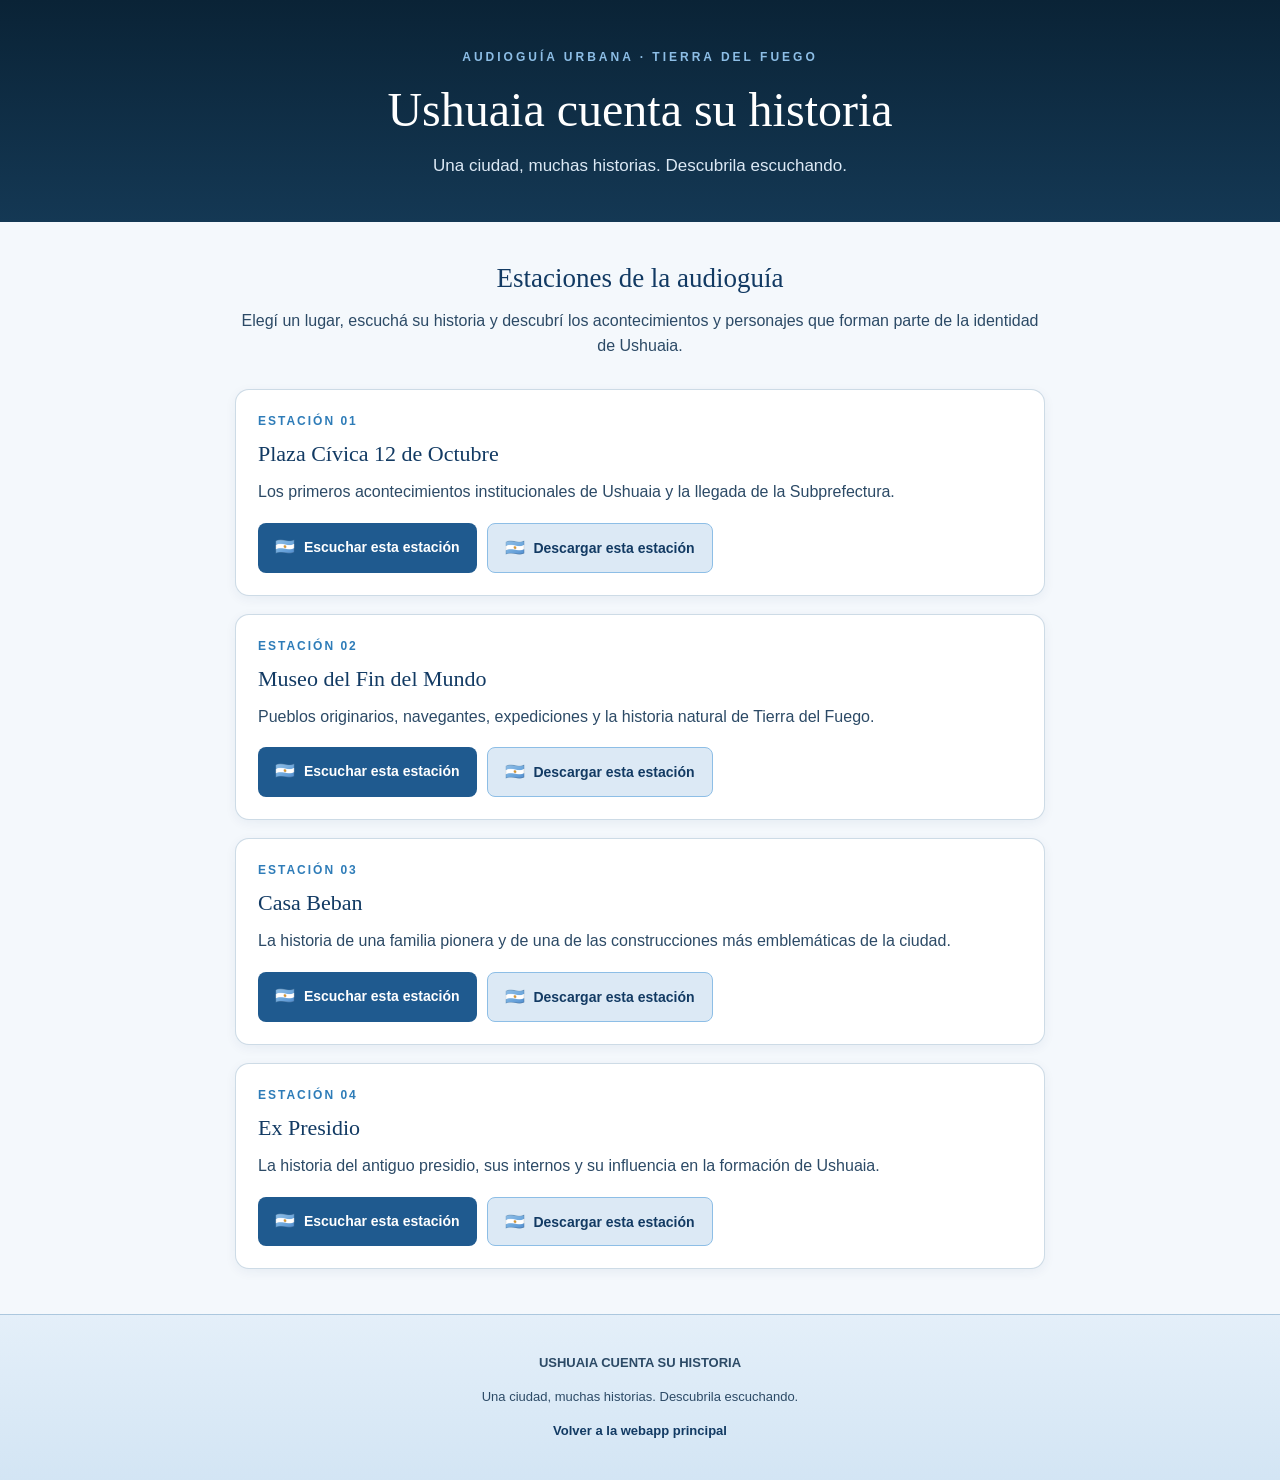
<file: audioguia/index.html>
<!DOCTYPE html>
<html lang="es">
<head>
<meta charset="UTF-8">
<meta name="viewport" content="width=device-width, initial-scale=1">

<title>Ushuaia cuenta su historia | Audioguía urbana</title>

<style>
:root {
  --parch: #DCE9F5;
  --parch-light: #F4F8FC;
  --leather: #1F5A8F;
  --leather-dk: #123A63;
  --leather-md: #2F73AE;
  --bronze: #2E7CB8;
  --bronze-lt: #8DBEE6;
  --bronze-dk: #0F3558;
  --ink: #0E2236;
  --ink-md: #2C4A66;
  --ink-lt: #5B7C99;
  --border: rgba(31,90,143,0.22);
}

* {
  box-sizing: border-box;
}

body {
  margin: 0;
  background: var(--parch-light);
  color: var(--ink);
  font-family: Arial, Helvetica, sans-serif;
  font-size: 16px;
  line-height: 1.6;
}

header {
  background: linear-gradient(
    180deg,
    #0A2336 0%,
    #143854 100%
  );
  color: white;
  padding: 48px 22px 42px;
  text-align: center;
}

.header-inner {
  max-width: 850px;
  margin: auto;
}

.small {
  color: var(--bronze-lt);
  text-transform: uppercase;
  letter-spacing: 3px;
  font-size: 12px;
  font-weight: bold;
}

h1 {
  font-family: Georgia, serif;
  font-size: clamp(32px, 7vw, 48px);
  font-weight: normal;
  line-height: 1.15;
  margin: 15px 0;
}

.tagline {
  color: #DCE9F5;
  font-size: 17px;
  margin: 0;
}

main {
  max-width: 850px;
  margin: 35px auto;
  padding: 0 20px;
}

.intro {
  text-align: center;
  margin-bottom: 30px;
}

h2 {
  color: var(--leather-dk);
  font-family: Georgia, serif;
  font-size: 27px;
  font-weight: normal;
  margin-bottom: 8px;
}

.intro p {
  color: var(--ink-md);
  margin-top: 0;
}

.station {
  background: white;
  border: 1px solid var(--border);
  border-radius: 14px;
  padding: 22px;
  margin: 18px 0;
  box-shadow: 0 3px 12px rgba(18,58,99,0.06);
}

.station-number {
  color: var(--bronze);
  font-size: 12px;
  font-weight: bold;
  letter-spacing: 2px;
  text-transform: uppercase;
}

.station h3 {
  color: var(--leather-dk);
  font-family: Georgia, serif;
  font-size: 22px;
  font-weight: normal;
  margin: 5px 0 8px;
}

.station p {
  color: var(--ink-md);
  margin: 0 0 18px;
}

.actions {
  display: flex;
  flex-wrap: wrap;
  gap: 10px;
}

.action {
  display: inline-block;
  text-decoration: none;
  text-align: center;
  padding: 11px 17px;
  border-radius: 8px;
  font-size: 14px;
  font-weight: bold;
  transition: background 0.2s;
}

.listen {
  background: var(--leather);
  color: white;
}

.listen:hover {
  background: var(--leather-dk);
}

.download {
  background: var(--parch);
  color: var(--leather-dk);
  border: 1px solid var(--bronze-lt);
}

.download:hover {
  background: #CFE2F3;
}

.language {
  margin-right: 5px;
  font-size: 16px;
}

footer {
  background: linear-gradient(
    180deg,
    #E4EFF9 0%,
    #D3E5F4 100%
  );
  border-top: 1px solid var(--border);
  color: var(--ink-md);
  text-align: center;
  padding: 25px 20px;
  margin-top: 45px;
  font-size: 13px;
}

footer a {
  color: var(--leather-dk);
  font-weight: bold;
  text-decoration: none;
}

footer a:hover {
  text-decoration: underline;
}

@media (max-width: 560px) {
  header {
    padding: 38px 18px;
  }

  main {
    margin: 25px auto;
    padding: 0 14px;
  }

  .station {
    padding: 18px;
  }

  .actions {
    flex-direction: column;
  }

  .action {
    width: 100%;
  }
}
</style>
</head>

<body>

<header>
  <div class="header-inner">
    <div class="small">Audioguía urbana · Tierra del Fuego</div>

    <h1>Ushuaia cuenta su historia</h1>

    <p class="tagline">
      Una ciudad, muchas historias. Descubrila escuchando.
    </p>
  </div>
</header>

<main>

  <section class="intro">
    <h2>Estaciones de la audioguía</h2>
    <p>
      Elegí un lugar, escuchá su historia y descubrí
      los acontecimientos y personajes que forman
      parte de la identidad de Ushuaia.
    </p>
  </section>

  <!-- ESTACIÓN 01 -->
  <article class="station">
    <div class="station-number">Estación 01</div>
    <h3>Plaza Cívica 12 de Octubre</h3>
    <p>
      Los primeros acontecimientos institucionales
      de Ushuaia y la llegada de la Subprefectura.
    </p>

    <div class="actions">
      <a class="action listen"
         href="estaciones/plaza-civica.html">
        <span class="language">🇦🇷</span>
        Escuchar esta estación
      </a>

      <a class="action download"
         href="audios/plaza-civica.mp3"
         download>
        <span class="language">🇦🇷</span>
        Descargar esta estación
      </a>
    </div>
  </article>

  <!-- ESTACIÓN 02 -->
  <article class="station">
    <div class="station-number">Estación 02</div>
    <h3>Museo del Fin del Mundo</h3>
    <p>
      Pueblos originarios, navegantes, expediciones
      y la historia natural de Tierra del Fuego.
    </p>

    <div class="actions">
      <a class="action listen"
         href="estaciones/museo-fin-del-mundo.html">
        <span class="language">🇦🇷</span>
        Escuchar esta estación
      </a>

      <a class="action download"
         href="audios/museo-fin-del-mundo.mp3"
         download>
        <span class="language">🇦🇷</span>
        Descargar esta estación
      </a>
    </div>
  </article>

  <!-- ESTACIÓN 03 -->
  <article class="station">
    <div class="station-number">Estación 03</div>
    <h3>Casa Beban</h3>
    <p>
      La historia de una familia pionera y de una
      de las construcciones más emblemáticas de la ciudad.
    </p>

    <div class="actions">
      <a class="action listen"
         href="estaciones/casa-beban.html">
        <span class="language">🇦🇷</span>
        Escuchar esta estación
      </a>

      <a class="action download"
         href="audios/casa-beban.mp3"
         download>
        <span class="language">🇦🇷</span>
        Descargar esta estación
      </a>
    </div>
  </article>

  <!-- ESTACIÓN 04 -->
  <article class="station">
    <div class="station-number">Estación 04</div>
    <h3>Ex Presidio</h3>
    <p>
      La historia del antiguo presidio, sus internos
      y su influencia en la formación de Ushuaia.
    </p>

    <div class="actions">
      <a class="action listen"
         href="estaciones/ex-presidio.html">
        <span class="language">🇦🇷</span>
        Escuchar esta estación
      </a>

      <a class="action download"
         href="audios/ex-presidio.mp3"
         download>
        <span class="language">🇦🇷</span>
        Descargar esta estación
      </a>
    </div>
  </article>

</main>

<footer>
  <p><strong>USHUAIA CUENTA SU HISTORIA</strong></p>
  <p>Una ciudad, muchas historias. Descubrila escuchando.</p>
  <p>
    <a href="../index.html">Volver a la webapp principal</a>
  </p>
</footer>

</body>
</html>
</file>
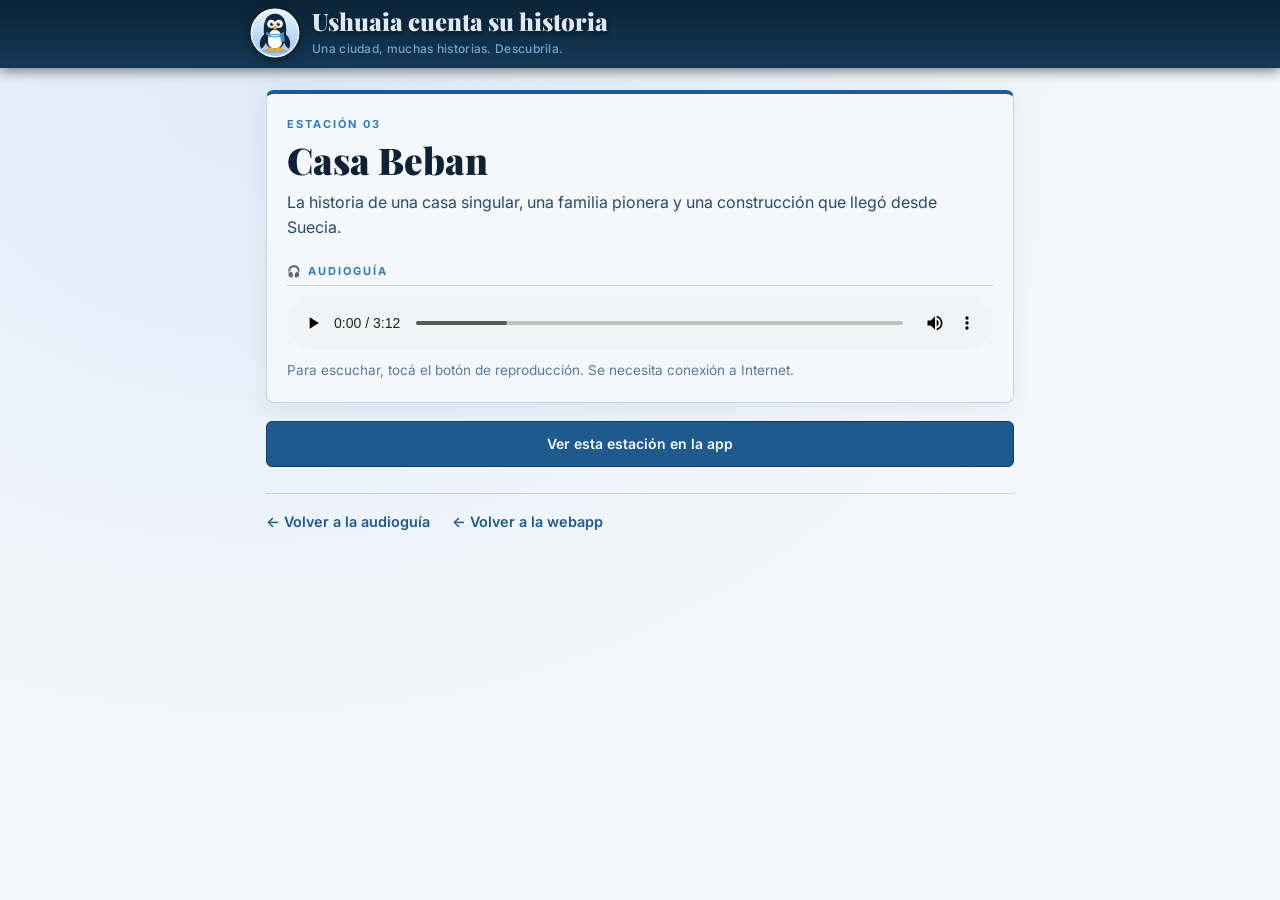
<file: audioguia/estaciones/casa-beban.html>
<!doctype html>
<html lang="es">
<head>
<meta charset="utf-8">
<meta name="viewport" content="width=device-width, initial-scale=1">
<meta name="theme-color" content="#1F5A8F">
<title>Casa Beban | Ushuaia cuenta su historia</title>
<link rel="icon" type="image/png" href="../../favicon.png">
<link rel="apple-touch-icon" href="../../pwa_icon_192.png">
<link rel="preconnect" href="https://fonts.googleapis.com">
<link rel="preconnect" href="https://fonts.gstatic.com" crossorigin>
<link href="https://fonts.googleapis.com/css2?family=Playfair+Display:wght@700;900&family=Inter:wght@400;500;600;700&display=swap" rel="stylesheet">
<style>
:root{
  --parch:#DCE9F5; --parch-light:#F4F8FC;
  --leather:#1F5A8F; --leather-dk:#123A63; --leather-md:#2F73AE;
  --bronze:#2E7CB8; --bronze-lt:#8DBEE6; --bronze-dk:#0F3558;
  --ink:#0E2236; --ink-md:#2C4A66; --ink-lt:#5B7C99;
  --border:rgba(31,90,143,0.22);
}
*{box-sizing:border-box}
html{-webkit-text-size-adjust:100%}
body{margin:0;min-height:100vh;color:var(--ink);font-family:'Inter',system-ui,-apple-system,'Segoe UI',sans-serif;font-size:16px;line-height:1.6;
  background:var(--parch-light);background-image:radial-gradient(ellipse at 20% 10%,rgba(207,226,243,0.55) 0%,transparent 60%)}
.header{background:linear-gradient(180deg,#0A2336 0%,#143854 100%);padding:8px 14px;position:sticky;top:0;z-index:100;
  border-bottom:2px solid var(--bronze-dk);box-shadow:0 3px 12px rgba(0,0,0,0.5)}
.brand{display:flex;align-items:center;gap:12px;max-width:780px;margin:0 auto;text-decoration:none;color:inherit}
.penguin{width:50px;height:50px;flex-shrink:0;display:block;filter:drop-shadow(0 2px 6px rgba(0,0,0,0.5))}
.app-title{font-family:'Playfair Display',Georgia,serif;font-size:clamp(18px,5.6vw,24px);font-weight:900;color:var(--parch);line-height:1.15;text-shadow:1px 2px 4px rgba(0,0,0,0.5)}
.app-sub{font-size:12px;font-weight:500;letter-spacing:.3px;color:var(--bronze-lt);margin-top:3px;opacity:.8}
main{max-width:780px;margin:0 auto;padding:22px 16px 48px}
.card{background:var(--parch-light);border:1px solid var(--border);border-top:4px solid var(--leather);border-radius:8px;padding:22px 20px 20px;box-shadow:0 6px 24px rgba(15,53,88,0.08)}
.label{font-size:11px;font-weight:700;letter-spacing:2px;text-transform:uppercase;color:var(--bronze)}
h1{font-family:'Playfair Display',Georgia,serif;font-weight:900;font-size:clamp(1.7rem,6.4vw,2.3rem);line-height:1.15;color:var(--ink);margin:.35rem 0 .5rem}
.intro{margin:0 0 22px;color:var(--ink-md)}
.sec-title{font-size:11px;font-weight:700;letter-spacing:2px;text-transform:uppercase;color:var(--bronze);margin:0 0 10px;padding-bottom:5px;border-bottom:1px solid rgba(51,108,151,0.25)}
audio{display:block;width:100%;margin:6px 0 10px}
.note{margin:0;font-size:.85rem;color:var(--ink-lt)}
.audio-error{margin:10px 0 0;font-size:.9rem;color:#8B2A1A}
.audio-error[hidden]{display:none}
.audio-error a{color:var(--leather);font-weight:600}
.actions{display:flex;flex-wrap:wrap;gap:10px;margin-top:18px}
.btn{flex:1 1 220px;display:inline-flex;align-items:center;justify-content:center;gap:6px;font-size:14px;font-weight:600;text-decoration:none;
  border-radius:6px;padding:11px 14px;color:var(--bronze);background:rgba(51,108,151,0.07);border:1.5px solid rgba(51,108,151,0.3);transition:background .15s}
.btn:hover{background:rgba(51,108,151,0.14)}
.btn-main{color:var(--parch-light);background:var(--leather);border-color:var(--leather-dk)}
.btn-main:hover{background:var(--leather-md)}
footer{margin-top:26px;padding-top:16px;border-top:1px solid var(--border);font-size:.9rem}
.footer-links{display:flex;flex-wrap:wrap;gap:10px 22px;align-items:center}
footer a{color:var(--leather);font-weight:600;text-decoration:none}
footer a:hover{color:var(--leather-md);text-decoration:underline}
</style>
</head>
<body>
<header class="header">
  <a class="brand" href="../../index.html" aria-label="Ir a la app Ushuaia cuenta su historia">
    <svg class="penguin" xmlns="http://www.w3.org/2000/svg" viewBox="0 0 120 120" role="img" aria-label="Pingüino">
      <defs><linearGradient id="pg-bg" x1="0" y1="0" x2="0" y2="1"><stop offset="0" stop-color="#E6F3FD"/><stop offset="1" stop-color="#9CC8EA"/></linearGradient></defs>
      <circle cx="60" cy="60" r="57" fill="url(#pg-bg)" stroke="#FFFFFF" stroke-width="3"/>
      <ellipse cx="60" cy="103" rx="30" ry="5" fill="#0F3558" opacity="0.18"/>
      <path d="M37 62 C24 68 20 88 27 98 C36 92 41 80 41 66 Z" fill="#12263A"/>
      <path d="M83 62 C96 68 100 88 93 98 C84 92 79 80 79 66 Z" fill="#12263A"/>
      <path d="M60 14 C41 14 33 31 33 51 C33 77 38 99 60 99 C82 99 87 77 87 51 C87 31 79 14 60 14 Z" fill="#12263A"/>
      <path d="M60 52 C48 52 43 65 43 78 C43 91 49 97 60 97 C71 97 77 91 77 78 C77 65 72 52 60 52 Z" fill="#FFFFFF"/>
      <circle cx="51" cy="38" r="10" fill="#FFFFFF"/><circle cx="69" cy="38" r="10" fill="#FFFFFF"/>
      <circle cx="52" cy="39" r="4.2" fill="#12263A"/><circle cx="68" cy="39" r="4.2" fill="#12263A"/>
      <circle cx="53.4" cy="37.6" r="1.4" fill="#FFFFFF"/><circle cx="69.4" cy="37.6" r="1.4" fill="#FFFFFF"/>
      <path d="M53 46 Q60 41 67 46 Q60 57 53 46 Z" fill="#F5A623"/>
      <path d="M39 57 Q60 69 81 57 L81 65 Q60 77 39 65 Z" fill="#3F8FD0"/>
      <path d="M49 63 Q60 68 71 63 L71 66 Q60 71 49 66 Z" fill="#FFFFFF" opacity="0.9"/>
      <path d="M72 66 L81 63 L84 80 L75 82 Z" fill="#3F8FD0"/>
      <ellipse cx="50" cy="99" rx="10" ry="4.5" fill="#F5A623"/><ellipse cx="70" cy="99" rx="10" ry="4.5" fill="#F5A623"/>
    </svg>
    <div>
      <div class="app-title">Ushuaia cuenta su historia</div>
      <div class="app-sub">Una ciudad, muchas historias. Descubrila.</div>
    </div>
  </a>
</header>
<main>
<article class="card">
  <div class="label">Estación 03</div>
  <h1>Casa Beban</h1>
  <p class="intro">La historia de una casa singular, una familia pionera y una construcción que llegó desde Suecia.</p>
  <div class="sec-title">🎧 Audioguía</div>
  <audio controls preload="metadata">
    <source src="../audios/casa-beban.mp3" type="audio/mpeg">
    Tu navegador no puede reproducir este audio. Probá con otro navegador.
  </audio>
  <p class="audio-error" id="audio-error" hidden>No se pudo cargar el audio. Revisá tu conexión e intentá de nuevo. <a href="../audios/casa-beban.mp3" target="_blank" rel="noopener">Abrir el audio en otra pestaña</a></p>
  <p class="note">Para escuchar, tocá el botón de reproducción. Se necesita conexión a Internet.</p>
</article>
<nav class="actions" aria-label="Navegación">
  <a class="btn btn-main" href="../../index.html?sitio=03_casa_beban">Ver esta estación en la app</a>
</nav>
<footer>
  <nav class="footer-links" aria-label="Otros destinos">
    <a href="https://meteoro405.github.io/ushuaia/audioguia/index.html">← Volver a la audioguía</a>
    <a href="https://meteoro405.github.io/ushuaia/index.html">← Volver a la webapp</a>
  </nav>
</footer>
</main>
<script>
(function(){
  var s=document.querySelector('audio source'), m=document.getElementById('audio-error');
  if(s&&m){ s.addEventListener('error',function(){ m.hidden=false; }); }
})();
</script>
</body>
</html>
</file>
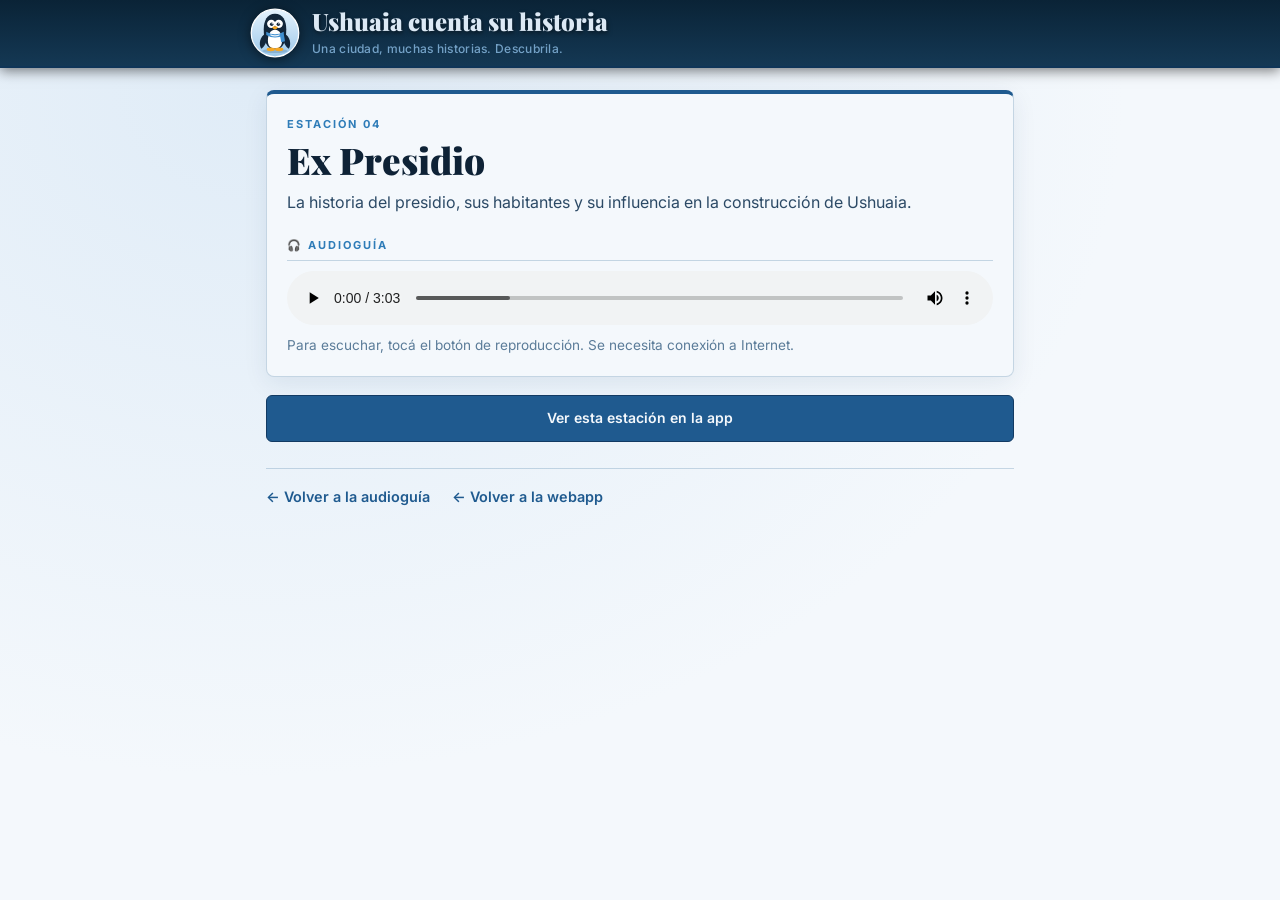
<file: audioguia/estaciones/ex-presidio.html>
<!doctype html>
<html lang="es">
<head>
<meta charset="utf-8">
<meta name="viewport" content="width=device-width, initial-scale=1">
<meta name="theme-color" content="#1F5A8F">
<title>Ex Presidio | Ushuaia cuenta su historia</title>
<link rel="icon" type="image/png" href="../../favicon.png">
<link rel="apple-touch-icon" href="../../pwa_icon_192.png">
<link rel="preconnect" href="https://fonts.googleapis.com">
<link rel="preconnect" href="https://fonts.gstatic.com" crossorigin>
<link href="https://fonts.googleapis.com/css2?family=Playfair+Display:wght@700;900&family=Inter:wght@400;500;600;700&display=swap" rel="stylesheet">
<style>
:root{
  --parch:#DCE9F5; --parch-light:#F4F8FC;
  --leather:#1F5A8F; --leather-dk:#123A63; --leather-md:#2F73AE;
  --bronze:#2E7CB8; --bronze-lt:#8DBEE6; --bronze-dk:#0F3558;
  --ink:#0E2236; --ink-md:#2C4A66; --ink-lt:#5B7C99;
  --border:rgba(31,90,143,0.22);
}
*{box-sizing:border-box}
html{-webkit-text-size-adjust:100%}
body{margin:0;min-height:100vh;color:var(--ink);font-family:'Inter',system-ui,-apple-system,'Segoe UI',sans-serif;font-size:16px;line-height:1.6;
  background:var(--parch-light);background-image:radial-gradient(ellipse at 20% 10%,rgba(207,226,243,0.55) 0%,transparent 60%)}
.header{background:linear-gradient(180deg,#0A2336 0%,#143854 100%);padding:8px 14px;position:sticky;top:0;z-index:100;
  border-bottom:2px solid var(--bronze-dk);box-shadow:0 3px 12px rgba(0,0,0,0.5)}
.brand{display:flex;align-items:center;gap:12px;max-width:780px;margin:0 auto;text-decoration:none;color:inherit}
.penguin{width:50px;height:50px;flex-shrink:0;display:block;filter:drop-shadow(0 2px 6px rgba(0,0,0,0.5))}
.app-title{font-family:'Playfair Display',Georgia,serif;font-size:clamp(18px,5.6vw,24px);font-weight:900;color:var(--parch);line-height:1.15;text-shadow:1px 2px 4px rgba(0,0,0,0.5)}
.app-sub{font-size:12px;font-weight:500;letter-spacing:.3px;color:var(--bronze-lt);margin-top:3px;opacity:.8}
main{max-width:780px;margin:0 auto;padding:22px 16px 48px}
.card{background:var(--parch-light);border:1px solid var(--border);border-top:4px solid var(--leather);border-radius:8px;padding:22px 20px 20px;box-shadow:0 6px 24px rgba(15,53,88,0.08)}
.label{font-size:11px;font-weight:700;letter-spacing:2px;text-transform:uppercase;color:var(--bronze)}
h1{font-family:'Playfair Display',Georgia,serif;font-weight:900;font-size:clamp(1.7rem,6.4vw,2.3rem);line-height:1.15;color:var(--ink);margin:.35rem 0 .5rem}
.intro{margin:0 0 22px;color:var(--ink-md)}
.sec-title{font-size:11px;font-weight:700;letter-spacing:2px;text-transform:uppercase;color:var(--bronze);margin:0 0 10px;padding-bottom:5px;border-bottom:1px solid rgba(51,108,151,0.25)}
audio{display:block;width:100%;margin:6px 0 10px}
.note{margin:0;font-size:.85rem;color:var(--ink-lt)}
.audio-error{margin:10px 0 0;font-size:.9rem;color:#8B2A1A}
.audio-error[hidden]{display:none}
.audio-error a{color:var(--leather);font-weight:600}
.actions{display:flex;flex-wrap:wrap;gap:10px;margin-top:18px}
.btn{flex:1 1 220px;display:inline-flex;align-items:center;justify-content:center;gap:6px;font-size:14px;font-weight:600;text-decoration:none;
  border-radius:6px;padding:11px 14px;color:var(--bronze);background:rgba(51,108,151,0.07);border:1.5px solid rgba(51,108,151,0.3);transition:background .15s}
.btn:hover{background:rgba(51,108,151,0.14)}
.btn-main{color:var(--parch-light);background:var(--leather);border-color:var(--leather-dk)}
.btn-main:hover{background:var(--leather-md)}
footer{margin-top:26px;padding-top:16px;border-top:1px solid var(--border);font-size:.9rem}
.footer-links{display:flex;flex-wrap:wrap;gap:10px 22px;align-items:center}
footer a{color:var(--leather);font-weight:600;text-decoration:none}
footer a:hover{color:var(--leather-md);text-decoration:underline}
</style>
</head>
<body>
<header class="header">
  <a class="brand" href="../../index.html" aria-label="Ir a la app Ushuaia cuenta su historia">
    <svg class="penguin" xmlns="http://www.w3.org/2000/svg" viewBox="0 0 120 120" role="img" aria-label="Pingüino">
      <defs><linearGradient id="pg-bg" x1="0" y1="0" x2="0" y2="1"><stop offset="0" stop-color="#E6F3FD"/><stop offset="1" stop-color="#9CC8EA"/></linearGradient></defs>
      <circle cx="60" cy="60" r="57" fill="url(#pg-bg)" stroke="#FFFFFF" stroke-width="3"/>
      <ellipse cx="60" cy="103" rx="30" ry="5" fill="#0F3558" opacity="0.18"/>
      <path d="M37 62 C24 68 20 88 27 98 C36 92 41 80 41 66 Z" fill="#12263A"/>
      <path d="M83 62 C96 68 100 88 93 98 C84 92 79 80 79 66 Z" fill="#12263A"/>
      <path d="M60 14 C41 14 33 31 33 51 C33 77 38 99 60 99 C82 99 87 77 87 51 C87 31 79 14 60 14 Z" fill="#12263A"/>
      <path d="M60 52 C48 52 43 65 43 78 C43 91 49 97 60 97 C71 97 77 91 77 78 C77 65 72 52 60 52 Z" fill="#FFFFFF"/>
      <circle cx="51" cy="38" r="10" fill="#FFFFFF"/><circle cx="69" cy="38" r="10" fill="#FFFFFF"/>
      <circle cx="52" cy="39" r="4.2" fill="#12263A"/><circle cx="68" cy="39" r="4.2" fill="#12263A"/>
      <circle cx="53.4" cy="37.6" r="1.4" fill="#FFFFFF"/><circle cx="69.4" cy="37.6" r="1.4" fill="#FFFFFF"/>
      <path d="M53 46 Q60 41 67 46 Q60 57 53 46 Z" fill="#F5A623"/>
      <path d="M39 57 Q60 69 81 57 L81 65 Q60 77 39 65 Z" fill="#3F8FD0"/>
      <path d="M49 63 Q60 68 71 63 L71 66 Q60 71 49 66 Z" fill="#FFFFFF" opacity="0.9"/>
      <path d="M72 66 L81 63 L84 80 L75 82 Z" fill="#3F8FD0"/>
      <ellipse cx="50" cy="99" rx="10" ry="4.5" fill="#F5A623"/><ellipse cx="70" cy="99" rx="10" ry="4.5" fill="#F5A623"/>
    </svg>
    <div>
      <div class="app-title">Ushuaia cuenta su historia</div>
      <div class="app-sub">Una ciudad, muchas historias. Descubrila.</div>
    </div>
  </a>
</header>
<main>
<article class="card">
  <div class="label">Estación 04</div>
  <h1>Ex Presidio</h1>
  <p class="intro">La historia del presidio, sus habitantes y su influencia en la construcción de Ushuaia.</p>
  <div class="sec-title">🎧 Audioguía</div>
  <audio controls preload="metadata">
    <source src="../audios/ex-presidio.mp3" type="audio/mpeg">
    Tu navegador no puede reproducir este audio. Probá con otro navegador.
  </audio>
  <p class="audio-error" id="audio-error" hidden>No se pudo cargar el audio. Revisá tu conexión e intentá de nuevo. <a href="../audios/ex-presidio.mp3" target="_blank" rel="noopener">Abrir el audio en otra pestaña</a></p>
  <p class="note">Para escuchar, tocá el botón de reproducción. Se necesita conexión a Internet.</p>
</article>
<nav class="actions" aria-label="Navegación">
  <a class="btn btn-main" href="../../index.html?sitio=04_ex_presidio">Ver esta estación en la app</a>
</nav>
<footer>
  <nav class="footer-links" aria-label="Otros destinos">
    <a href="https://meteoro405.github.io/ushuaia/audioguia/index.html">← Volver a la audioguía</a>
    <a href="https://meteoro405.github.io/ushuaia/index.html">← Volver a la webapp</a>
  </nav>
</footer>
</main>
<script>
(function(){
  var s=document.querySelector('audio source'), m=document.getElementById('audio-error');
  if(s&&m){ s.addEventListener('error',function(){ m.hidden=false; }); }
})();
</script>
</body>
</html>
</file>
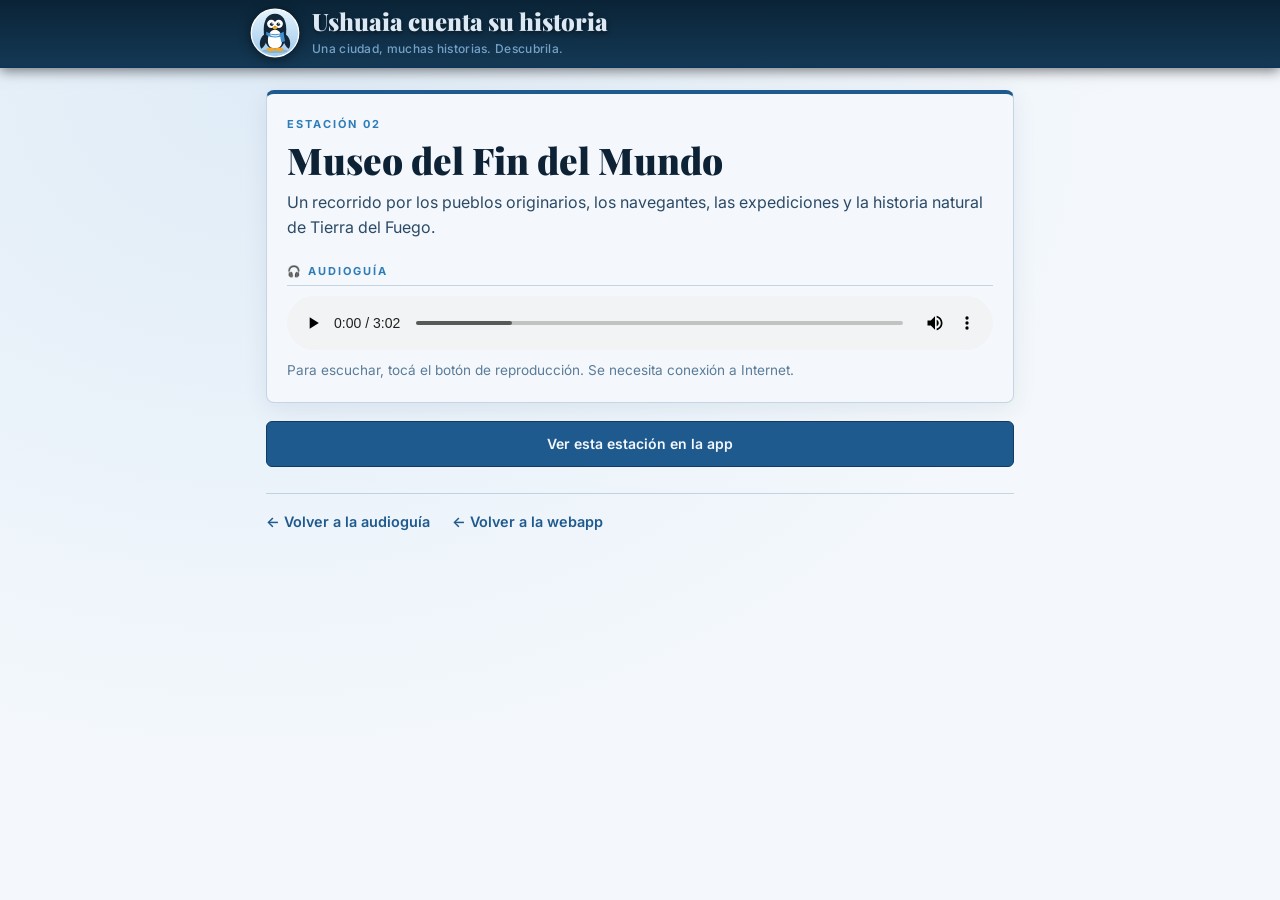
<file: audioguia/estaciones/museo-fin-del-mundo.html>
<!doctype html>
<html lang="es">
<head>
<meta charset="utf-8">
<meta name="viewport" content="width=device-width, initial-scale=1">
<meta name="theme-color" content="#1F5A8F">
<title>Museo del Fin del Mundo | Ushuaia cuenta su historia</title>
<link rel="icon" type="image/png" href="../../favicon.png">
<link rel="apple-touch-icon" href="../../pwa_icon_192.png">
<link rel="preconnect" href="https://fonts.googleapis.com">
<link rel="preconnect" href="https://fonts.gstatic.com" crossorigin>
<link href="https://fonts.googleapis.com/css2?family=Playfair+Display:wght@700;900&family=Inter:wght@400;500;600;700&display=swap" rel="stylesheet">
<style>
:root{
  --parch:#DCE9F5; --parch-light:#F4F8FC;
  --leather:#1F5A8F; --leather-dk:#123A63; --leather-md:#2F73AE;
  --bronze:#2E7CB8; --bronze-lt:#8DBEE6; --bronze-dk:#0F3558;
  --ink:#0E2236; --ink-md:#2C4A66; --ink-lt:#5B7C99;
  --border:rgba(31,90,143,0.22);
}
*{box-sizing:border-box}
html{-webkit-text-size-adjust:100%}
body{margin:0;min-height:100vh;color:var(--ink);font-family:'Inter',system-ui,-apple-system,'Segoe UI',sans-serif;font-size:16px;line-height:1.6;
  background:var(--parch-light);background-image:radial-gradient(ellipse at 20% 10%,rgba(207,226,243,0.55) 0%,transparent 60%)}
.header{background:linear-gradient(180deg,#0A2336 0%,#143854 100%);padding:8px 14px;position:sticky;top:0;z-index:100;
  border-bottom:2px solid var(--bronze-dk);box-shadow:0 3px 12px rgba(0,0,0,0.5)}
.brand{display:flex;align-items:center;gap:12px;max-width:780px;margin:0 auto;text-decoration:none;color:inherit}
.penguin{width:50px;height:50px;flex-shrink:0;display:block;filter:drop-shadow(0 2px 6px rgba(0,0,0,0.5))}
.app-title{font-family:'Playfair Display',Georgia,serif;font-size:clamp(18px,5.6vw,24px);font-weight:900;color:var(--parch);line-height:1.15;text-shadow:1px 2px 4px rgba(0,0,0,0.5)}
.app-sub{font-size:12px;font-weight:500;letter-spacing:.3px;color:var(--bronze-lt);margin-top:3px;opacity:.8}
main{max-width:780px;margin:0 auto;padding:22px 16px 48px}
.card{background:var(--parch-light);border:1px solid var(--border);border-top:4px solid var(--leather);border-radius:8px;padding:22px 20px 20px;box-shadow:0 6px 24px rgba(15,53,88,0.08)}
.label{font-size:11px;font-weight:700;letter-spacing:2px;text-transform:uppercase;color:var(--bronze)}
h1{font-family:'Playfair Display',Georgia,serif;font-weight:900;font-size:clamp(1.7rem,6.4vw,2.3rem);line-height:1.15;color:var(--ink);margin:.35rem 0 .5rem}
.intro{margin:0 0 22px;color:var(--ink-md)}
.sec-title{font-size:11px;font-weight:700;letter-spacing:2px;text-transform:uppercase;color:var(--bronze);margin:0 0 10px;padding-bottom:5px;border-bottom:1px solid rgba(51,108,151,0.25)}
audio{display:block;width:100%;margin:6px 0 10px}
.note{margin:0;font-size:.85rem;color:var(--ink-lt)}
.audio-error{margin:10px 0 0;font-size:.9rem;color:#8B2A1A}
.audio-error[hidden]{display:none}
.audio-error a{color:var(--leather);font-weight:600}
.actions{display:flex;flex-wrap:wrap;gap:10px;margin-top:18px}
.btn{flex:1 1 220px;display:inline-flex;align-items:center;justify-content:center;gap:6px;font-size:14px;font-weight:600;text-decoration:none;
  border-radius:6px;padding:11px 14px;color:var(--bronze);background:rgba(51,108,151,0.07);border:1.5px solid rgba(51,108,151,0.3);transition:background .15s}
.btn:hover{background:rgba(51,108,151,0.14)}
.btn-main{color:var(--parch-light);background:var(--leather);border-color:var(--leather-dk)}
.btn-main:hover{background:var(--leather-md)}
footer{margin-top:26px;padding-top:16px;border-top:1px solid var(--border);font-size:.9rem}
.footer-links{display:flex;flex-wrap:wrap;gap:10px 22px;align-items:center}
footer a{color:var(--leather);font-weight:600;text-decoration:none}
footer a:hover{color:var(--leather-md);text-decoration:underline}
</style>
</head>
<body>
<header class="header">
  <a class="brand" href="../../index.html" aria-label="Ir a la app Ushuaia cuenta su historia">
    <svg class="penguin" xmlns="http://www.w3.org/2000/svg" viewBox="0 0 120 120" role="img" aria-label="Pingüino">
      <defs><linearGradient id="pg-bg" x1="0" y1="0" x2="0" y2="1"><stop offset="0" stop-color="#E6F3FD"/><stop offset="1" stop-color="#9CC8EA"/></linearGradient></defs>
      <circle cx="60" cy="60" r="57" fill="url(#pg-bg)" stroke="#FFFFFF" stroke-width="3"/>
      <ellipse cx="60" cy="103" rx="30" ry="5" fill="#0F3558" opacity="0.18"/>
      <path d="M37 62 C24 68 20 88 27 98 C36 92 41 80 41 66 Z" fill="#12263A"/>
      <path d="M83 62 C96 68 100 88 93 98 C84 92 79 80 79 66 Z" fill="#12263A"/>
      <path d="M60 14 C41 14 33 31 33 51 C33 77 38 99 60 99 C82 99 87 77 87 51 C87 31 79 14 60 14 Z" fill="#12263A"/>
      <path d="M60 52 C48 52 43 65 43 78 C43 91 49 97 60 97 C71 97 77 91 77 78 C77 65 72 52 60 52 Z" fill="#FFFFFF"/>
      <circle cx="51" cy="38" r="10" fill="#FFFFFF"/><circle cx="69" cy="38" r="10" fill="#FFFFFF"/>
      <circle cx="52" cy="39" r="4.2" fill="#12263A"/><circle cx="68" cy="39" r="4.2" fill="#12263A"/>
      <circle cx="53.4" cy="37.6" r="1.4" fill="#FFFFFF"/><circle cx="69.4" cy="37.6" r="1.4" fill="#FFFFFF"/>
      <path d="M53 46 Q60 41 67 46 Q60 57 53 46 Z" fill="#F5A623"/>
      <path d="M39 57 Q60 69 81 57 L81 65 Q60 77 39 65 Z" fill="#3F8FD0"/>
      <path d="M49 63 Q60 68 71 63 L71 66 Q60 71 49 66 Z" fill="#FFFFFF" opacity="0.9"/>
      <path d="M72 66 L81 63 L84 80 L75 82 Z" fill="#3F8FD0"/>
      <ellipse cx="50" cy="99" rx="10" ry="4.5" fill="#F5A623"/><ellipse cx="70" cy="99" rx="10" ry="4.5" fill="#F5A623"/>
    </svg>
    <div>
      <div class="app-title">Ushuaia cuenta su historia</div>
      <div class="app-sub">Una ciudad, muchas historias. Descubrila.</div>
    </div>
  </a>
</header>
<main>
<article class="card">
  <div class="label">Estación 02</div>
  <h1>Museo del Fin del Mundo</h1>
  <p class="intro">Un recorrido por los pueblos originarios, los navegantes, las expediciones y la historia natural de Tierra del Fuego.</p>
  <div class="sec-title">🎧 Audioguía</div>
  <audio controls preload="metadata">
    <source src="../audios/museo-fin-del-mundo.mp3" type="audio/mpeg">
    Tu navegador no puede reproducir este audio. Probá con otro navegador.
  </audio>
  <p class="audio-error" id="audio-error" hidden>No se pudo cargar el audio. Revisá tu conexión e intentá de nuevo. <a href="../audios/museo-fin-del-mundo.mp3" target="_blank" rel="noopener">Abrir el audio en otra pestaña</a></p>
  <p class="note">Para escuchar, tocá el botón de reproducción. Se necesita conexión a Internet.</p>
</article>
<nav class="actions" aria-label="Navegación">
  <a class="btn btn-main" href="../../index.html?sitio=02_museo_del_fin_del_mundo">Ver esta estación en la app</a>
</nav>
<footer>
  <nav class="footer-links" aria-label="Otros destinos">
    <a href="https://meteoro405.github.io/ushuaia/audioguia/index.html">← Volver a la audioguía</a>
    <a href="https://meteoro405.github.io/ushuaia/index.html">← Volver a la webapp</a>
  </nav>
</footer>
</main>
<script>
(function(){
  var s=document.querySelector('audio source'), m=document.getElementById('audio-error');
  if(s&&m){ s.addEventListener('error',function(){ m.hidden=false; }); }
})();
</script>
</body>
</html>
</file>
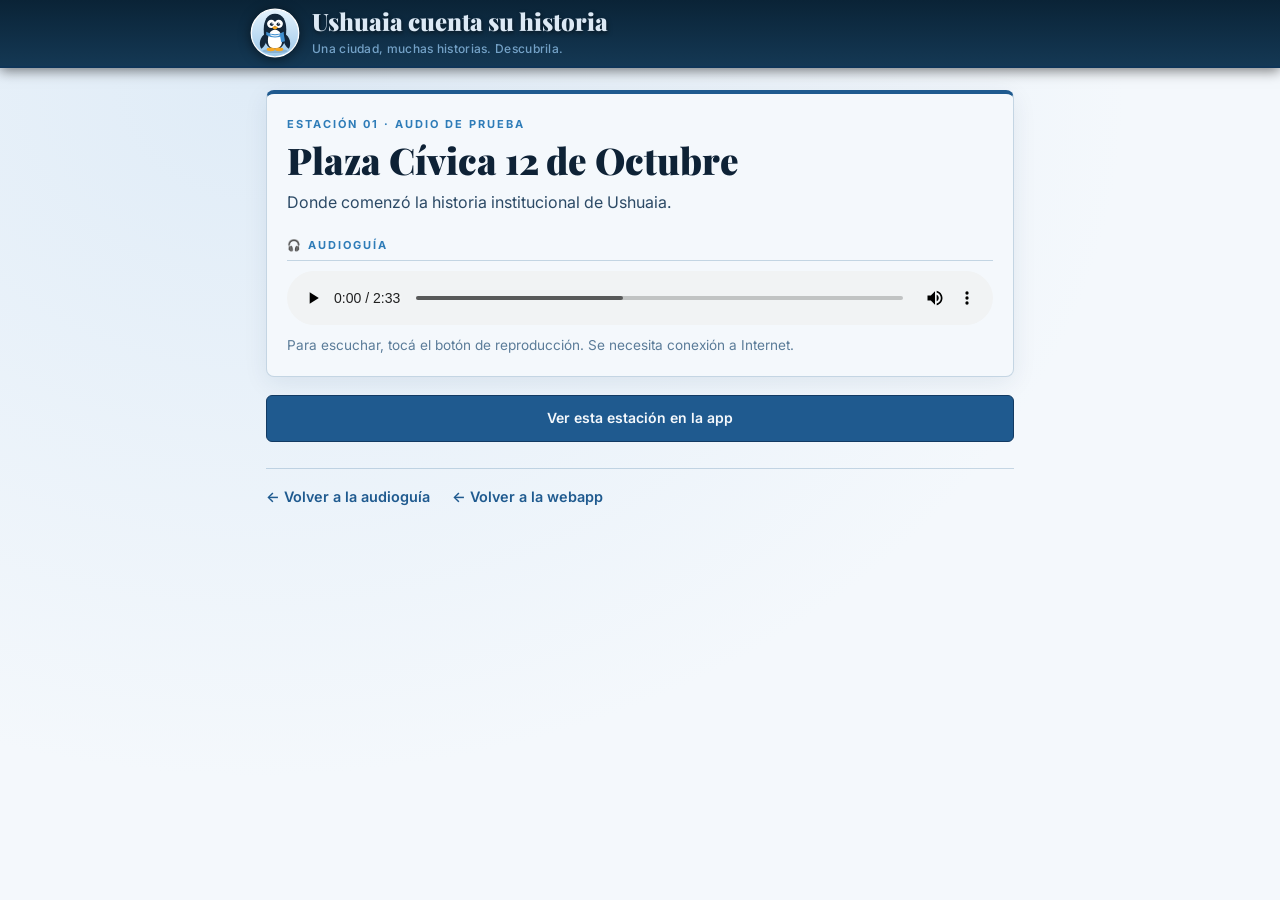
<file: audioguia/estaciones/plaza-civica.html>
<!doctype html>
<html lang="es">
<head>
<meta charset="utf-8">
<meta name="viewport" content="width=device-width, initial-scale=1">
<meta name="theme-color" content="#1F5A8F">
<title>Plaza Cívica 12 de Octubre | Ushuaia cuenta su historia</title>
<link rel="icon" type="image/png" href="../../favicon.png">
<link rel="apple-touch-icon" href="../../pwa_icon_192.png">
<link rel="preconnect" href="https://fonts.googleapis.com">
<link rel="preconnect" href="https://fonts.gstatic.com" crossorigin>
<link href="https://fonts.googleapis.com/css2?family=Playfair+Display:wght@700;900&family=Inter:wght@400;500;600;700&display=swap" rel="stylesheet">
<style>
:root{
  --parch:#DCE9F5; --parch-light:#F4F8FC;
  --leather:#1F5A8F; --leather-dk:#123A63; --leather-md:#2F73AE;
  --bronze:#2E7CB8; --bronze-lt:#8DBEE6; --bronze-dk:#0F3558;
  --ink:#0E2236; --ink-md:#2C4A66; --ink-lt:#5B7C99;
  --border:rgba(31,90,143,0.22);
}
*{box-sizing:border-box}
html{-webkit-text-size-adjust:100%}
body{margin:0;min-height:100vh;color:var(--ink);font-family:'Inter',system-ui,-apple-system,'Segoe UI',sans-serif;font-size:16px;line-height:1.6;
  background:var(--parch-light);background-image:radial-gradient(ellipse at 20% 10%,rgba(207,226,243,0.55) 0%,transparent 60%)}
.header{background:linear-gradient(180deg,#0A2336 0%,#143854 100%);padding:8px 14px;position:sticky;top:0;z-index:100;
  border-bottom:2px solid var(--bronze-dk);box-shadow:0 3px 12px rgba(0,0,0,0.5)}
.brand{display:flex;align-items:center;gap:12px;max-width:780px;margin:0 auto;text-decoration:none;color:inherit}
.penguin{width:50px;height:50px;flex-shrink:0;display:block;filter:drop-shadow(0 2px 6px rgba(0,0,0,0.5))}
.app-title{font-family:'Playfair Display',Georgia,serif;font-size:clamp(18px,5.6vw,24px);font-weight:900;color:var(--parch);line-height:1.15;text-shadow:1px 2px 4px rgba(0,0,0,0.5)}
.app-sub{font-size:12px;font-weight:500;letter-spacing:.3px;color:var(--bronze-lt);margin-top:3px;opacity:.8}
main{max-width:780px;margin:0 auto;padding:22px 16px 48px}
.card{background:var(--parch-light);border:1px solid var(--border);border-top:4px solid var(--leather);border-radius:8px;padding:22px 20px 20px;box-shadow:0 6px 24px rgba(15,53,88,0.08)}
.label{font-size:11px;font-weight:700;letter-spacing:2px;text-transform:uppercase;color:var(--bronze)}
h1{font-family:'Playfair Display',Georgia,serif;font-weight:900;font-size:clamp(1.7rem,6.4vw,2.3rem);line-height:1.15;color:var(--ink);margin:.35rem 0 .5rem}
.intro{margin:0 0 22px;color:var(--ink-md)}
.sec-title{font-size:11px;font-weight:700;letter-spacing:2px;text-transform:uppercase;color:var(--bronze);margin:0 0 10px;padding-bottom:5px;border-bottom:1px solid rgba(51,108,151,0.25)}
audio{display:block;width:100%;margin:6px 0 10px}
.note{margin:0;font-size:.85rem;color:var(--ink-lt)}
.audio-error{margin:10px 0 0;font-size:.9rem;color:#8B2A1A}
.audio-error[hidden]{display:none}
.audio-error a{color:var(--leather);font-weight:600}
.actions{display:flex;flex-wrap:wrap;gap:10px;margin-top:18px}
.btn{flex:1 1 220px;display:inline-flex;align-items:center;justify-content:center;gap:6px;font-size:14px;font-weight:600;text-decoration:none;
  border-radius:6px;padding:11px 14px;color:var(--bronze);background:rgba(51,108,151,0.07);border:1.5px solid rgba(51,108,151,0.3);transition:background .15s}
.btn:hover{background:rgba(51,108,151,0.14)}
.btn-main{color:var(--parch-light);background:var(--leather);border-color:var(--leather-dk)}
.btn-main:hover{background:var(--leather-md)}
footer{margin-top:26px;padding-top:16px;border-top:1px solid var(--border);font-size:.9rem}
.footer-links{display:flex;flex-wrap:wrap;gap:10px 22px;align-items:center}
footer a{color:var(--leather);font-weight:600;text-decoration:none}
footer a:hover{color:var(--leather-md);text-decoration:underline}
</style>
</head>
<body>
<header class="header">
  <a class="brand" href="../../index.html" aria-label="Ir a la app Ushuaia cuenta su historia">
    <svg class="penguin" xmlns="http://www.w3.org/2000/svg" viewBox="0 0 120 120" role="img" aria-label="Pingüino">
      <defs><linearGradient id="pg-bg" x1="0" y1="0" x2="0" y2="1"><stop offset="0" stop-color="#E6F3FD"/><stop offset="1" stop-color="#9CC8EA"/></linearGradient></defs>
      <circle cx="60" cy="60" r="57" fill="url(#pg-bg)" stroke="#FFFFFF" stroke-width="3"/>
      <ellipse cx="60" cy="103" rx="30" ry="5" fill="#0F3558" opacity="0.18"/>
      <path d="M37 62 C24 68 20 88 27 98 C36 92 41 80 41 66 Z" fill="#12263A"/>
      <path d="M83 62 C96 68 100 88 93 98 C84 92 79 80 79 66 Z" fill="#12263A"/>
      <path d="M60 14 C41 14 33 31 33 51 C33 77 38 99 60 99 C82 99 87 77 87 51 C87 31 79 14 60 14 Z" fill="#12263A"/>
      <path d="M60 52 C48 52 43 65 43 78 C43 91 49 97 60 97 C71 97 77 91 77 78 C77 65 72 52 60 52 Z" fill="#FFFFFF"/>
      <circle cx="51" cy="38" r="10" fill="#FFFFFF"/><circle cx="69" cy="38" r="10" fill="#FFFFFF"/>
      <circle cx="52" cy="39" r="4.2" fill="#12263A"/><circle cx="68" cy="39" r="4.2" fill="#12263A"/>
      <circle cx="53.4" cy="37.6" r="1.4" fill="#FFFFFF"/><circle cx="69.4" cy="37.6" r="1.4" fill="#FFFFFF"/>
      <path d="M53 46 Q60 41 67 46 Q60 57 53 46 Z" fill="#F5A623"/>
      <path d="M39 57 Q60 69 81 57 L81 65 Q60 77 39 65 Z" fill="#3F8FD0"/>
      <path d="M49 63 Q60 68 71 63 L71 66 Q60 71 49 66 Z" fill="#FFFFFF" opacity="0.9"/>
      <path d="M72 66 L81 63 L84 80 L75 82 Z" fill="#3F8FD0"/>
      <ellipse cx="50" cy="99" rx="10" ry="4.5" fill="#F5A623"/><ellipse cx="70" cy="99" rx="10" ry="4.5" fill="#F5A623"/>
    </svg>
    <div>
      <div class="app-title">Ushuaia cuenta su historia</div>
      <div class="app-sub">Una ciudad, muchas historias. Descubrila.</div>
    </div>
  </a>
</header>
<main>
<article class="card">
  <div class="label">Estación 01 · Audio de prueba</div>
  <h1>Plaza Cívica 12 de Octubre</h1>
  <p class="intro">Donde comenzó la historia institucional de Ushuaia.</p>
  <div class="sec-title">🎧 Audioguía</div>
  <audio controls preload="metadata">
    <source src="../audios/plaza-civica.mp3" type="audio/mpeg">
    Tu navegador no puede reproducir este audio. Probá con otro navegador.
  </audio>
  <p class="audio-error" id="audio-error" hidden>No se pudo cargar el audio. Revisá tu conexión e intentá de nuevo. <a href="../audios/plaza-civica.mp3" target="_blank" rel="noopener">Abrir el audio en otra pestaña</a></p>
  <p class="note">Para escuchar, tocá el botón de reproducción. Se necesita conexión a Internet.</p>
</article>
<nav class="actions" aria-label="Navegación">
  <a class="btn btn-main" href="../../index.html?sitio=01_plaza_civica_12_de_octubre">Ver esta estación en la app</a>
</nav>
<footer>
  <nav class="footer-links" aria-label="Otros destinos">
    <a href="https://meteoro405.github.io/ushuaia/audioguia/index.html">← Volver a la audioguía</a>
    <a href="https://meteoro405.github.io/ushuaia/index.html">← Volver a la webapp</a>
  </nav>
</footer>
</main>
<script>
(function(){
  var s=document.querySelector('audio source'), m=document.getElementById('audio-error');
  if(s&&m){ s.addEventListener('error',function(){ m.hidden=false; }); }
})();
</script>
</body>
</html>
</file>
